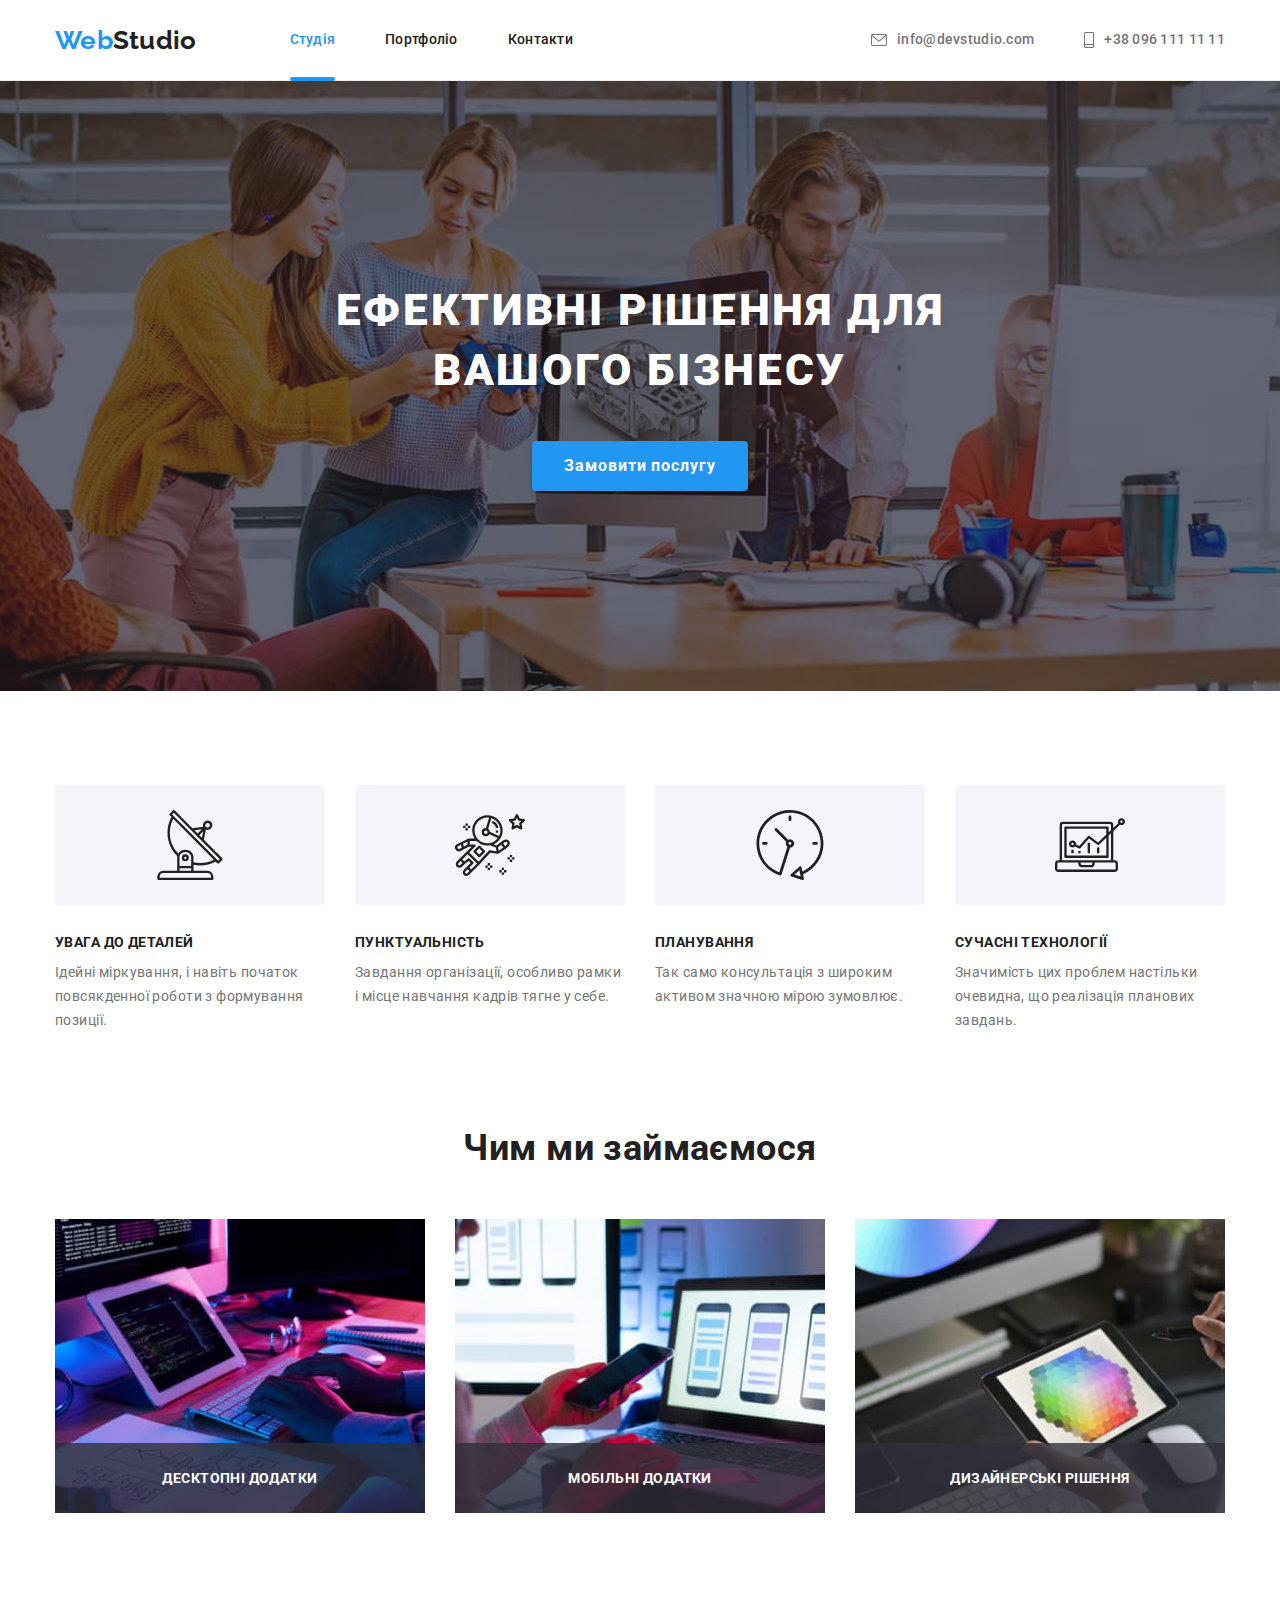
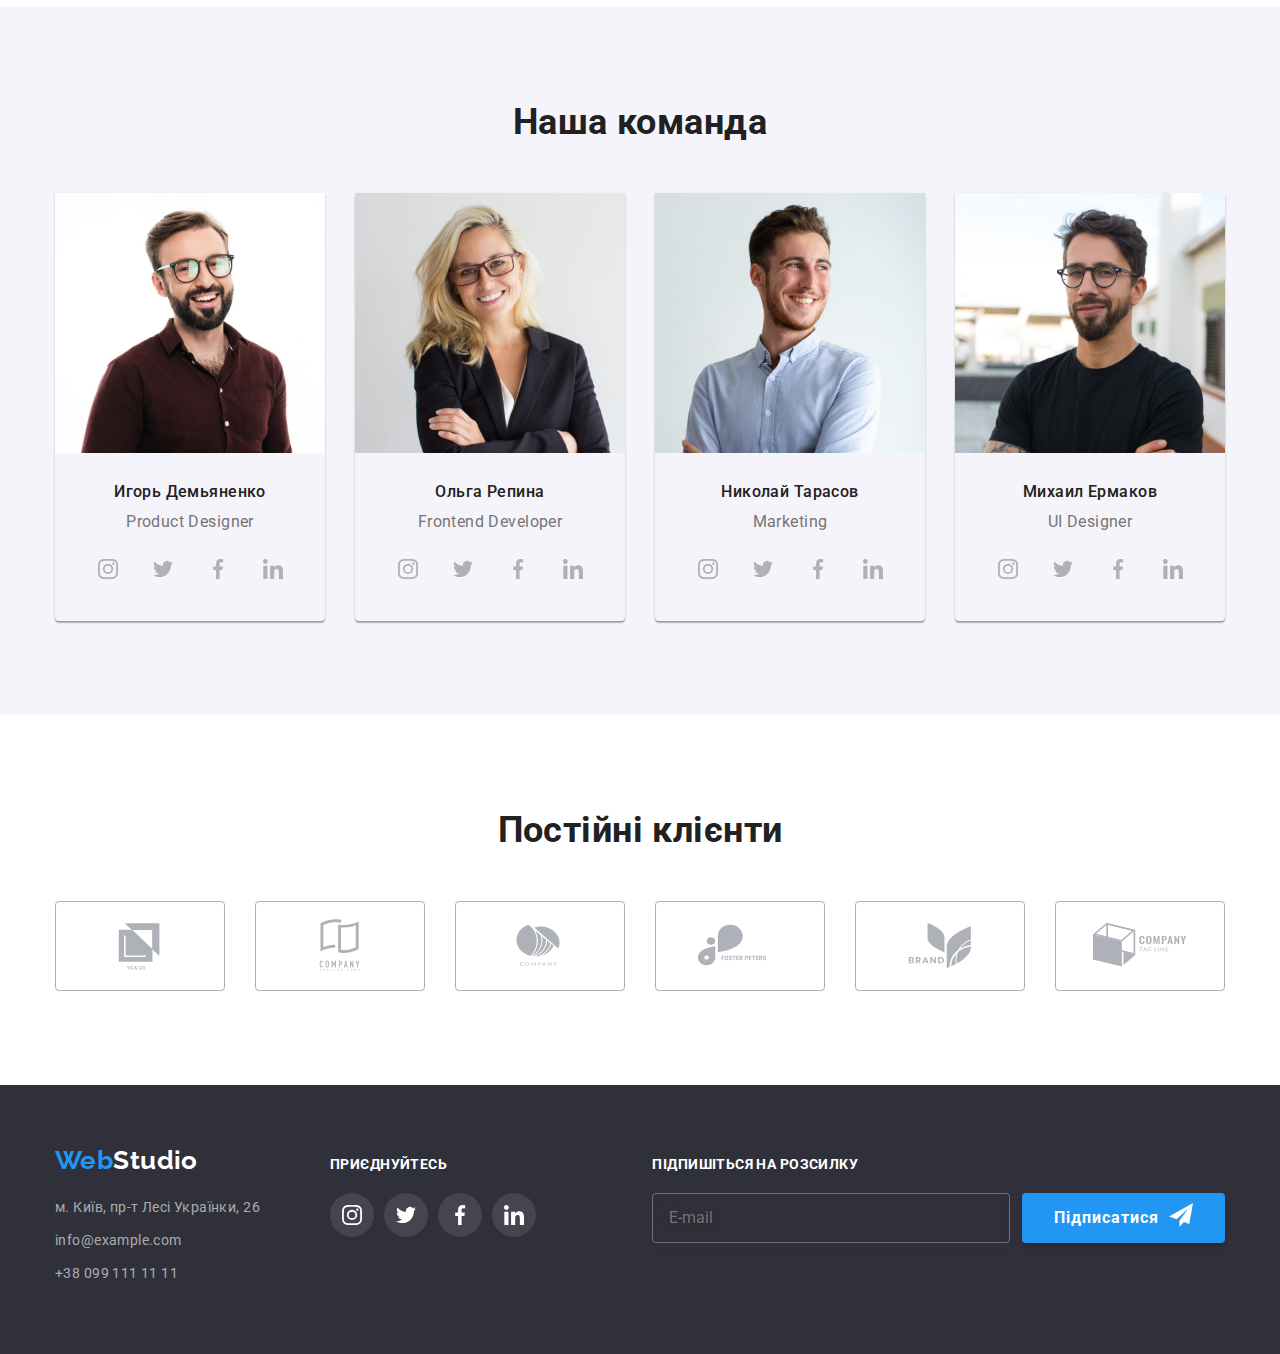
<file: index.html>
<!DOCTYPE html>
<html lang="ru">
  <head>
    <meta charset="UTF-8" />
    <meta http-equiv="X-UA-Compatible" content="IE=edge" />
    <meta name="viewport" content="width=device-width, initial-scale=1.0" />
    <link
      href="https://fonts.googleapis.com/css2?family=Raleway:wght@700&family=Roboto:wght@400;500;700;900&display=swap"
      rel="stylesheet"
    />
    <link
      rel="stylesheet"
      href="https://cdnjs.cloudflare.com/ajax/libs/modern-normalize/1.1.0/modern-normalize.min.css"
    />
    <!-- <link rel="stylesheet" href="./css/styles.css" /> -->
    <link rel="stylesheet" href="./css/main.min.css" />
    <title>Студія</title>
  </head>
  <body>
    <header class="header">
      <nav class="container main-nav">
        <a class="logo" href="./index.html">Web<span class="logo--black">Studio</span></a>
        <ul class="main-nav__list list">
          <li class="main-nav__item">
            <a class="link main-nav__link main-nav__link--active" href="./index.html">Студія</a>
          </li>
          <li class="main-nav__item">
            <a class="link main-nav__link" href="./portfolio.html">Портфоліо</a>
          </li>
          <li class="main-nav__item"><a class="link main-nav__link" href="#">Контакти</a></li>
        </ul>
        <ul class="main-nav__list list">
          <li class="main-nav__item">
            <a class="link main-nav__link main-nav__link--cgrey" href="mailto:info@devstudio.com">
              <svg class="main-nav__svg" width="16" height="12">
                <use href="./images/icons.svg#icon-envelope"></use>
              </svg>
              <span>info@devstudio.com</span></a
            >
          </li>
          <li class="main-nav__item">
            <a class="link main-nav__link main-nav__link--cgrey" href="tel:+380961111111">
              <svg class="main-nav__svg" width="10" height="16">
                <use href="./images/icons.svg#icon-smartphone"></use>
              </svg>
              <span>+38 096 111 11 11</span></a
            >
          </li>
        </ul>
      </nav>
    </header>
    <main>
      <section class="section hero">
        <div class="container">
          <h1 class="hero__title">Ефективні рішення для вашого бізнесу</h1>
          <!-- <a href="#">Заказать услугу</a> -->
          <button class="hero__btn btn" type="button" data-modal-open>Замовити послугу</button>
          <!-- <input type="button" value="Заказать услугу" /> -->
        </div>
      </section>
      <section class="section site-about">
        <div class="container">
          <!-- Этот заголовок будет потом не видимым -->
          <h2 class="section__title visually-hidden">Наши лучшие качества</h2>
          <ul class="card-set list">
            <li class="card-set__item site-about__item">
              <div class="site-about__svg">
                <svg width="70" height="70">
                  <use href="./images/icons.svg#icon-antenna"></use>
                </svg>
              </div>
              <h3 class="site-about__subtitle">УВАГА ДО ДЕТАЛЕЙ</h3>
              <p class="site-about__text">
                Ідейні міркування, і навіть початок повсякденної роботи з формування позиції.
              </p>
            </li>

            <li class="card-set__item site-about__item">
              <div class="site-about__svg">
                <svg width="70" height="70">
                  <use href="./images/icons.svg#icon-astronaut"></use>
                </svg>
              </div>
              <h3 class="site-about__subtitle">ПУНКТУАЛЬНІСТЬ</h3>
              <p class="site-about__text">
                Завдання організації, особливо рамки і місце навчання кадрів тягне у себе.
              </p>
            </li>

            <li class="card-set__item site-about__item">
              <div class="site-about__svg">
                <svg width="70" height="70">
                  <use href="./images/icons.svg#icon-clock"></use>
                </svg>
              </div>
              <h3 class="site-about__subtitle">ПЛАНУВАННЯ</h3>
              <p class="site-about__text">
                Так само консультація з широким активом значною мірою зумовлює.
              </p>
            </li>

            <li class="card-set__item site-about__item">
              <div class="site-about__svg">
                <svg width="70" height="70">
                  <use href="./images/icons.svg#icon-diagram"></use>
                </svg>
              </div>
              <h3 class="site-about__subtitle">СУЧАСНІ ТЕХНОЛОГІЇ</h3>
              <p class="site-about__text">
                Значимість цих проблем настільки очевидна, що реалізація планових завдань.
              </p>
            </li>
          </ul>
        </div>
      </section>
      <section class="section site-work">
        <div class="container">
          <h2 class="section__title">Чим ми займаємося</h2>
          <ul class="card-set list">
            <li class="card-set__item site-work__item">
              <img
                src="./images/ourbuisness/aboutus1.jpg"
                alt="Пишем качественный код"
                width="370"
              />
              <h3 class="site-work__block">Десктопні додатки</h3>
            </li>
            <li class="card-set__item site-work__item">
              <img
                src="./images/ourbuisness/aboutus3.jpg"
                alt="Делаем адаптивную верстку"
                width="370"
              />
              <h3 class="site-work__block">Мобільні додатки</h3>
            </li>
            <li class="card-set__item site-work__item">
              <img src="./images/ourbuisness/aboutus2.jpg" alt="Нарисуем логотип" width="370" />
              <h3 class="site-work__block">Дизайнерські рішення</h3>
            </li>
          </ul>
        </div>
      </section>
      <section class="section site-command">
        <div class="container">
          <h2 class="section__title">Наша команда</h2>
          <ul class="card-set list">
            <li class="card-set__item site-command__item">
              <img src="./images/ourcomand/people4.jpg" alt="Product Designer" width="270" />
              <div class="site-command__body">
                <h3 class="site-command__name">Игорь Демьяненко</h3>
                <p class="site-command__text">Product Designer</p>
                <ul class="list card-set-ico">
                  <li>
                    <a
                      class="card-set-ico__item"
                      href="#"
                      target="_blank"
                      rel="noreferrer noopener"
                      aria-label="Посилання на Інстаграм"
                    >
                      <svg width="20" height="20">
                        <use href="./images/icons.svg#icon-instagram" />
                      </svg>
                    </a>
                  </li>
                  <li>
                    <a
                      class="card-set-ico__item"
                      href="#"
                      target="_blank"
                      rel="noreferrer noopener"
                      aria-label="Посилання на Твітер"
                    >
                      <svg width="20" height="20">
                        <use href="./images/icons.svg#icon-twitter" />
                      </svg>
                    </a>
                  </li>
                  <li>
                    <a
                      class="card-set-ico__item"
                      href="#"
                      target="_blank"
                      rel="noreferrer noopener"
                      aria-label="Посилання на фейсбук"
                    >
                      <svg width="20" height="20">
                        <use href="./images/icons.svg#icon-facebook" />
                      </svg>
                    </a>
                  </li>
                  <li>
                    <a
                      class="card-set-ico__item"
                      href="#"
                      target="_blank"
                      rel="noreferrer noopener"
                      aria-label="Посилання на Лінкедін"
                    >
                      <svg width="20" height="20">
                        <use href="./images/icons.svg#icon-linkedin" />
                      </svg>
                    </a>
                  </li>
                </ul>
              </div>
            </li>
            <li class="card-set__item site-command__item">
              <img src="./images/ourcomand/people1.jpg" alt="Frontend Developer" width="270" />
              <div class="site-command__body">
                <h3 class="site-command__name">Ольга Репина</h3>
                <p class="site-command__text">Frontend Developer</p>
                <ul class="list card-set-ico">
                  <li>
                    <a
                      class="card-set-ico__item"
                      href="#"
                      target="_blank"
                      rel="noreferrer noopener"
                      aria-label="Посилання на Інстаграм"
                    >
                      <svg width="20" height="20">
                        <use href="./images/icons.svg#icon-instagram" />
                      </svg>
                    </a>
                  </li>
                  <li>
                    <a
                      class="card-set-ico__item"
                      href="#"
                      target="_blank"
                      rel="noreferrer noopener"
                      aria-label="Посилання на Твітер"
                    >
                      <svg width="20" height="20">
                        <use href="./images/icons.svg#icon-twitter" />
                      </svg>
                    </a>
                  </li>
                  <li>
                    <a
                      class="card-set-ico__item"
                      href="#"
                      target="_blank"
                      rel="noreferrer noopener"
                      aria-label="Посилання на фейсбук"
                    >
                      <svg width="20" height="20">
                        <use href="./images/icons.svg#icon-facebook" />
                      </svg>
                    </a>
                  </li>
                  <li>
                    <a
                      class="card-set-ico__item"
                      href="#"
                      target="_blank"
                      rel="noreferrer noopener"
                      aria-label="Посилання на Лінкедін"
                    >
                      <svg width="20" height="20">
                        <use href="./images/icons.svg#icon-linkedin" />
                      </svg>
                    </a>
                  </li>
                </ul>
              </div>
            </li>
            <li class="card-set__item site-command__item">
              <img src="./images/ourcomand/people2.jpg" alt="Marketing" width="270" />
              <div class="site-command__body">
                <h3 class="site-command__name">Николай Тарасов</h3>
                <p class="site-command__text">Marketing</p>
                <ul class="list card-set-ico">
                  <li>
                    <a
                      class="card-set-ico__item"
                      href="#"
                      target="_blank"
                      rel="noreferrer noopener"
                      aria-label="Посилання на Інстаграм"
                    >
                      <svg width="20" height="20">
                        <use href="./images/icons.svg#icon-instagram" />
                      </svg>
                    </a>
                  </li>
                  <li>
                    <a
                      class="card-set-ico__item"
                      href="#"
                      target="_blank"
                      rel="noreferrer noopener"
                      aria-label="Посилання на Твітер"
                    >
                      <svg width="20" height="20">
                        <use href="./images/icons.svg#icon-twitter" />
                      </svg>
                    </a>
                  </li>
                  <li>
                    <a
                      class="card-set-ico__item"
                      href="#"
                      target="_blank"
                      rel="noreferrer noopener"
                      aria-label="Посилання на фейсбук"
                    >
                      <svg width="20" height="20">
                        <use href="./images/icons.svg#icon-facebook" />
                      </svg>
                    </a>
                  </li>
                  <li>
                    <a
                      class="card-set-ico__item"
                      href="#"
                      target="_blank"
                      rel="noreferrer noopener"
                      aria-label="Посилання на Лінкедін"
                    >
                      <svg width="20" height="20">
                        <use href="./images/icons.svg#icon-linkedin" />
                      </svg>
                    </a>
                  </li>
                </ul>
              </div>
            </li>
            <li class="card-set__item site-command__item">
              <img src="./images/ourcomand/people3.jpg" alt="UI Designer" width="270" />
              <div class="site-command__body">
                <h3 class="site-command__name">Михаил Ермаков</h3>
                <p class="site-command__text">UI Designer</p>
                <ul class="list card-set-ico">
                  <li>
                    <a
                      class="card-set-ico__item"
                      href="#"
                      target="_blank"
                      rel="noreferrer noopener"
                      aria-label="Посилання на Інстаграм"
                    >
                      <svg width="20" height="20">
                        <use href="./images/icons.svg#icon-instagram" />
                      </svg>
                    </a>
                  </li>
                  <li>
                    <a
                      class="card-set-ico__item"
                      href="#"
                      target="_blank"
                      rel="noreferrer noopener"
                      aria-label="Посилання на Твітер"
                    >
                      <svg width="20" height="20">
                        <use href="./images/icons.svg#icon-twitter" />
                      </svg>
                    </a>
                  </li>
                  <li>
                    <a
                      class="card-set-ico__item"
                      href="#"
                      target="_blank"
                      rel="noreferrer noopener"
                      aria-label="Посилання на фейсбук"
                    >
                      <svg width="20" height="20">
                        <use href="./images/icons.svg#icon-facebook" />
                      </svg>
                    </a>
                  </li>
                  <li>
                    <a
                      class="card-set-ico__item"
                      href="#"
                      target="_blank"
                      rel="noreferrer noopener"
                      aria-label="Посилання на Лінкедін"
                    >
                      <svg width="20" height="20">
                        <use href="./images/icons.svg#icon-linkedin" />
                      </svg>
                    </a>
                  </li>
                </ul>
              </div>
            </li>
          </ul>
        </div>
      </section>
      <section class="section site-clients">
        <div class="container">
          <h2 class="section__title">Постійні клієнти</h2>
          <ul class="list card-set">
            <li class="card-set__item site-clients__item">
              <a
                class="site-clients__link"
                href="#"
                target="_blank"
                rel="noreferrer noopener"
                aria-label="Посилання на компанію номер 1"
              >
                <svg class="site-clients__svg" width="106" height="60">
                  <use href="./images/icons.svg#icon-comp1"></use>
                </svg>
              </a>
            </li>
            <li class="card-set__item site-clients__item">
              <a
                class="site-clients__link"
                href="#"
                target="_blank"
                rel="noreferrer noopener"
                aria-label="Посилання на компанію номер 2"
              >
                <svg class="site-clients__svg" width="106" height="60">
                  <use href="./images/icons.svg#icon-comp2"></use>
                </svg>
              </a>
            </li>
            <li class="card-set__item site-clients__item">
              <a
                class="site-clients__link"
                href="#"
                target="_blank"
                rel="noreferrer noopener"
                aria-label="Посилання на компанію номер 3"
              >
                <svg class="site-clients__svg" width="106" height="60">
                  <use href="./images/icons.svg#icon-comp3"></use>
                </svg>
              </a>
            </li>
            <li class="card-set__item site-clients__item">
              <a
                class="site-clients__link"
                href="#"
                target="_blank"
                rel="noreferrer noopener"
                aria-label="Посилання на компанію номер 4"
              >
                <svg class="site-clients__svg" width="106" height="60">
                  <use href="./images/icons.svg#icon-comp4"></use>
                </svg>
              </a>
            </li>
            <li class="card-set__item site-clients__item">
              <a
                class="site-clients__link"
                href="#"
                target="_blank"
                rel="noreferrer noopener"
                aria-label="Посилання на компанію номер 5"
              >
                <svg class="site-clients__svg" width="106" height="60">
                  <use href="./images/icons.svg#icon-comp5"></use>
                </svg>
              </a>
            </li>
            <li class="card-set__item site-clients__item">
              <a
                class="site-clients__link"
                href="#"
                target="_blank"
                rel="noreferrer noopener"
                aria-label="Посилання на компанію номер 6"
              >
                <svg class="site-clients__svg" width="106" height="60">
                  <use href="./images/icons.svg#icon-comp6" />
                </svg>
              </a>
            </li>
          </ul>
        </div>
      </section>
    </main>
    <footer class="footer">
      <div class="container footer_card-set">
        <div class="footer__card-item">
          <a class="logo footer__logo" href="#">Web<span class="logo--white">Studio</span></a>
          <address class="contact">
            <ul class="list">
              <li class="contact__item">
                <a
                  class="contact__link link"
                  href="https://goo.gl/maps/ytw7tUdtrMJyWJkt6"
                  target="_blank"
                  rel="noreferrer noopener"
                  >м. Київ, пр-т Лесі Українки, 26</a
                >
              </li>
              <li class="contact__item">
                <a class="contact__link link" href="mailto:info@example.com">info@example.com</a>
              </li>
              <li class="contact__item">
                <a class="contact__link link" href="tel:+380991111111">+38 099 111 11 11</a>
              </li>
            </ul>
          </address>
        </div>
        <div class="footer__card-item">
          <h3 class="footer__subtitle">приєднуйтесь</h3>
          <ul class="list card-set-ico">
            <li>
              <a
                class="card-set-ico__item card-set-ico__item--footer"
                href="#"
                aria-label="Посилання на Інстаграм"
              >
                <svg width="20" height="20">
                  <use href="./images/icons.svg#icon-instagram" />
                </svg>
              </a>
            </li>
            <li>
              <a
                class="card-set-ico__item card-set-ico__item--footer"
                href="#"
                aria-label="Посилання на Твітер"
              >
                <svg width="20" height="20">
                  <use href="./images/icons.svg#icon-twitter" />
                </svg>
              </a>
            </li>
            <li>
              <a
                class="card-set-ico__item card-set-ico__item--footer"
                href="#"
                aria-label="Посилання на Фейсбук"
              >
                <svg width="20" height="20">
                  <use href="./images/icons.svg#icon-facebook" />
                </svg>
              </a>
            </li>
            <li>
              <a
                class="card-set-ico__item card-set-ico__item--footer"
                href="#"
                aria-label="Посилання на Лінкедін"
              >
                <svg width="20" height="20">
                  <use href="./images/icons.svg#icon-linkedin" />
                </svg>
              </a>
            </li>
          </ul>
        </div>
        <div class="footer__card-item">
          <h3 class="footer__subtitle">Підпишіться на розсилку</h3>
          <form class="form-mailing" autocomplete="off">
            <input
              class="form-mailing__input"
              type="email"
              name="mail"
              id="email-footer"
              placeholder="E-mail"
              required
            />
            <button class="btn" type="submit">
              <span class="btn__icon">Підписатися</span>
              <svg width="24" height="24">
                <use href="./images/icons.svg#icon-send" />
              </svg>
            </button>
          </form>
        </div>
      </div>
    </footer>

    <!-- Modal window -->
    <div class="backdrop is-hidden" data-modal>
      <div class="modal">
        <button class="btn-close" data-modal-close>
          <svg class="btn-close__icon" width="14" height="14">
            <use href="./images/icons.svg#icon-close"></use>
          </svg>
        </button>
        <form class="form-feedback" autocomplete="off">
          <strong class="form-feedback__title">Залиште свої дані, ми вам передзвонимо</strong>
          <div class="form-feedback__field">
            <label class="form-feedback__label" for="name">Ім'я</label>
            <div class="form-feedback__block">
              <input class="form-feedback__input" type="text" name="name" id="name" required />
              <span class="form-feedback__icon">
                <svg width="18" height="18">
                  <use href="./images/icons.svg#icon-person" />
                </svg>
              </span>
            </div>
          </div>
          <div class="form-feedback__field">
            <label class="form-feedback__label" for="phone">Телефон</label>
            <div class="form-feedback__block">
              <input class="form-feedback__input" type="tel" name="phone" id="phone" required />
              <span class="form-feedback__icon">
                <svg width="18" height="18">
                  <use href="./images/icons.svg#icon-phone" />
                </svg>
              </span>
            </div>
          </div>
          <div class="form-feedback__field">
            <label class="form-feedback__label" for="email">Пошта</label>
            <div class="form-feedback__block">
              <input class="form-feedback__input" type="email" name="email" id="email" required />
              <span class="form-feedback__icon">
                <svg width="18" height="18">
                  <use href="./images/icons.svg#icon-email" />
                </svg>
              </span>
            </div>
          </div>
          <div class="form-feedback__field form-feedback__field--mb20">
            <label class="form-feedback__label" for="comment">Коментар</label>
            <textarea
              class="form-feedback__textarea"
              name="feedback"
              rows="7"
              id="comment"
              placeholder="Введіть текст"
            ></textarea>
          </div>
          <label class="custom-checkbox">
            <input class="custom-checkbox_input" type="checkbox" name="license" value="license" />
            <span class="custom-checkbox__icon"></span>
            <span
              >Погоджуюся з розсилкою та приймаю
              <a class="custom-checkbox__link" target="_blank" href="#">Умови договору</a></span
            >
          </label>
          <button class="btn form-feedback__btn" type="submit">Відправити</button>
        </form>
      </div>
    </div>
    <!-- Modal window end -->

    <script src="./js/modal.js"></script>
  </body>
</html>
</file>
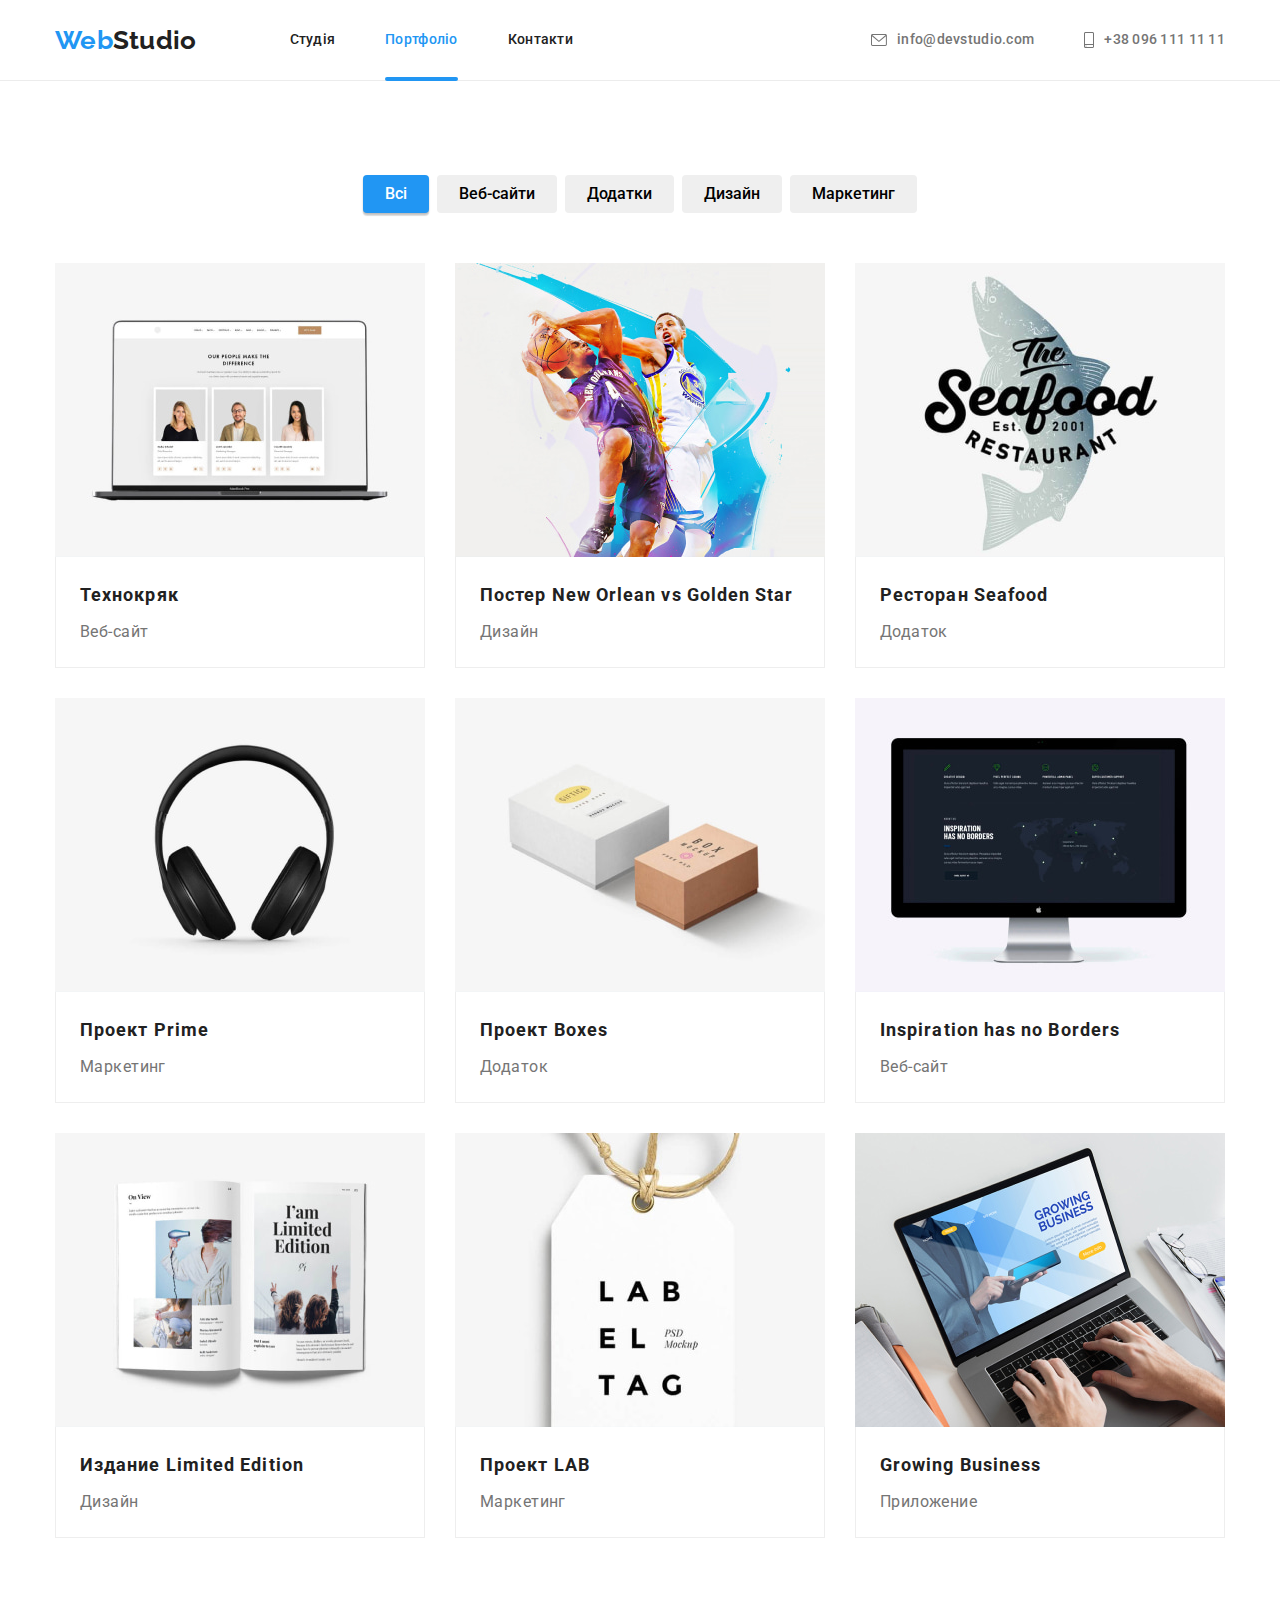
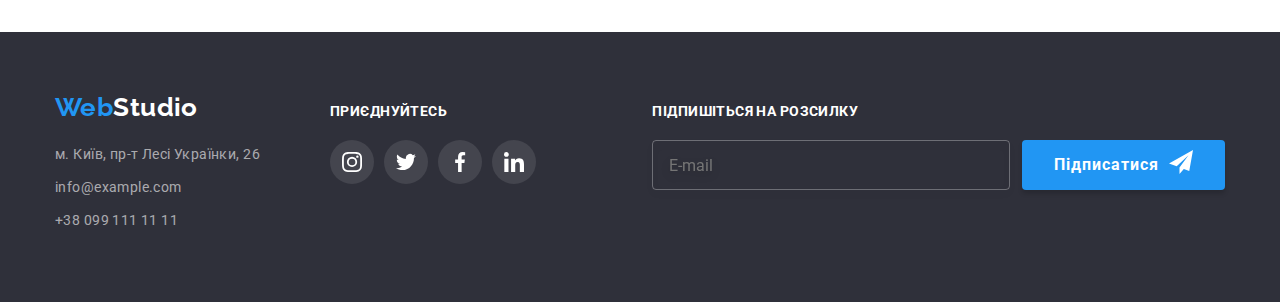
<file: portfolio.html>
<!DOCTYPE html>
<html lang="ru">
  <head>
    <meta charset="UTF-8" />
    <meta http-equiv="X-UA-Compatible" content="IE=edge" />
    <meta name="viewport" content="width=device-width, initial-scale=1.0" />
    <!-- <link rel="preconnect" href="https://fonts.googleapis.com" />
    <link rel="preconnect" href="https://fonts.gstatic.com" crossorigin /> -->
    <link
      href="https://fonts.googleapis.com/css2?family=Raleway:wght@700&family=Roboto:wght@400;500;700;900&display=swap"
      rel="stylesheet"
    />
    <link
      rel="stylesheet"
      href="https://cdnjs.cloudflare.com/ajax/libs/modern-normalize/1.1.0/modern-normalize.min.css"
    />
    <!-- <link rel="stylesheet" href="./css/styles.css" /> -->
    <link rel="stylesheet" href="./css/main.min.css" />
    <title>Портфоліо</title>
  </head>
  <body>
    <header class="header">
      <nav class="container main-nav">
        <a class="logo" href="./index.html">Web<span class="logo--black">Studio</span></a>
        <ul class="main-nav__list list">
          <li class="main-nav__item">
            <a class="link main-nav__link" href="./index.html">Студія</a>
          </li>
          <li class="main-nav__item">
            <a class="link main-nav__link main-nav__link--active" href="./portfolio.html"
              >Портфоліо</a
            >
          </li>
          <li class="main-nav__item"><a class="link main-nav__link" href="#">Контакти</a></li>
        </ul>
        <ul class="main-nav__list list">
          <li class="main-nav__item">
            <a class="link main-nav__link main-nav__link--cgrey" href="mailto:info@devstudio.com">
              <svg class="main-nav__svg" width="16" height="12">
                <use href="./images/icons.svg#icon-envelope"></use>
              </svg>
              <span>info@devstudio.com</span></a
            >
          </li>
          <li class="main-nav__item">
            <a class="link main-nav__link main-nav__link--cgrey" href="tel:+380961111111">
              <svg class="main-nav__svg" width="10" height="16">
                <use href="./images/icons.svg#icon-smartphone"></use>
              </svg>
              <span>+38 096 111 11 11</span></a
            >
          </li>
        </ul>
      </nav>
    </header>
    <main>
      <section class="section porfolio-work">
        <div class="container">
          <!-- Невыдимый заголовок этой секции -->
          <h1 class="porfolio-work__title visually-hidden">Все нааши работы</h1>
          <ul class="filter list">
            <li class="filter__item">
              <button class="filter__button filter__button--active" type="button">Всі</button>
            </li>
            <li class="filter__item">
              <button class="filter__button" type="button">Веб-сайти</button>
            </li>
            <li class="filter__item">
              <button class="filter__button" type="button">Додатки</button>
            </li>
            <li class="filter__item">
              <button class="filter__button" type="button">Дизайн</button>
            </li>
            <li class="filter__item">
              <button class="filter__button" type="button">Маркетинг</button>
            </li>
          </ul>
          <ul class="card-set list">
            <li class="card-set__item porfolio-work__item">
              <a class="link porfolio-work__link" href="#">
                <div class="porfolio-work__thumb">
                  <img src="./images/portfolio/portf_1.jpg" width="370" alt="Технокряк" />
                  <div class="porfolio-work__overlay">
                    <p>
                      Ресурс пропонує комплексні пропозиції з різним рівнем функціоналу та сервісів.
                      Все це дозволить відвідувачу отримати вичерпні відомості про компанію чи
                      приватну особу.
                    </p>
                  </div>
                </div>
                <div class="porfolio-work__block">
                  <h2 class="porfolio-work__title">Технокряк</h2>
                  <p class="porfolio-work__text">Веб-сайт</p>
                </div>
              </a>
            </li>
            <li class="card-set__item porfolio-work__item">
              <a class="link porfolio-work__link" href="#">
                <div class="porfolio-work__thumb">
                  <img
                    src="./images/portfolio/portf_2.jpg"
                    width="370"
                    alt="Постер New Orlean vs Golden Star"
                  />
                  <div class="porfolio-work__overlay">
                    <p>
                      Ресурс пропонує комплексні пропозиції з різним рівнем функціоналу та сервісів.
                      Все це дозволить відвідувачу отримати вичерпні відомості про компанію чи
                      приватну особу.
                    </p>
                  </div>
                </div>
                <div class="porfolio-work__block">
                  <h2 class="porfolio-work__title">Постер New Orlean vs Golden Star</h2>
                  <p class="porfolio-work__text">Дизайн</p>
                </div>
              </a>
            </li>
            <li class="card-set__item porfolio-work__item">
              <a class="link porfolio-work__link" href="#">
                <div class="porfolio-work__thumb">
                  <img src="./images/portfolio/portf_3.jpg" width="370" alt="Ресторан Seafood" />
                  <div class="porfolio-work__overlay">
                    <p>
                      Ресурс пропонує комплексні пропозиції з різним рівнем функціоналу та сервісів.
                      Все це дозволить відвідувачу отримати вичерпні відомості про компанію чи
                      приватну особу.
                    </p>
                  </div>
                </div>

                <div class="porfolio-work__block">
                  <h2 class="porfolio-work__title">Ресторан Seafood</h2>
                  <p class="porfolio-work__text">Додаток</p>
                </div>
              </a>
            </li>
            <li class="card-set__item porfolio-work__item">
              <a class="link porfolio-work__link" href="#">
                <div class="porfolio-work__thumb">
                  <img src="./images/portfolio/portf_4.jpg" width="370" alt="Проект Prime" />
                  <div class="porfolio-work__overlay">
                    <p>
                      Ресурс пропонує комплексні пропозиції з різним рівнем функціоналу та сервісів.
                      Все це дозволить відвідувачу отримати вичерпні відомості про компанію чи
                      приватну особу.
                    </p>
                  </div>
                </div>

                <div class="porfolio-work__block">
                  <h2 class="porfolio-work__title">Проект Prime</h2>
                  <p class="porfolio-work__text">Маркетинг</p>
                </div>
              </a>
            </li>
            <li class="card-set__item porfolio-work__item">
              <a class="link porfolio-work__link" href="#">
                <div class="porfolio-work__thumb">
                  <img src="./images/portfolio/portf_5.jpg" width="370" alt="Проект Boxes" />
                  <div class="porfolio-work__overlay">
                    <p>
                      Ресурс пропонує комплексні пропозиції з різним рівнем функціоналу та сервісів.
                      Все це дозволить відвідувачу отримати вичерпні відомості про компанію чи
                      приватну особу.
                    </p>
                  </div>
                </div>

                <div class="porfolio-work__block">
                  <h2 class="porfolio-work__title">Проект Boxes</h2>
                  <p class="porfolio-work__text">Додаток</p>
                </div>
              </a>
            </li>
            <li class="card-set__item porfolio-work__item">
              <a class="link porfolio-work__link" href="#">
                <div class="porfolio-work__thumb">
                  <img
                    src="./images/portfolio/portf_6.jpg"
                    width="370"
                    alt="Inspiration has no Borders"
                  />
                  <div class="porfolio-work__overlay">
                    <p>
                      Ресурс пропонує комплексні пропозиції з різним рівнем функціоналу та сервісів.
                      Все це дозволить відвідувачу отримати вичерпні відомості про компанію чи
                      приватну особу.
                    </p>
                  </div>
                </div>

                <div class="porfolio-work__block">
                  <h2 class="porfolio-work__title">Inspiration has no Borders</h2>
                  <p class="porfolio-work__text">Веб-сайт</p>
                </div>
              </a>
            </li>
            <li class="card-set__item porfolio-work__item">
              <a class="link porfolio-work__link" href="#">
                <div class="porfolio-work__thumb">
                  <img
                    src="./images/portfolio/portf_7.jpg"
                    width="370"
                    alt="Издание Limited Edition"
                  />
                  <div class="porfolio-work__overlay">
                    <p>
                      Ресурс пропонує комплексні пропозиції з різним рівнем функціоналу та сервісів.
                      Все це дозволить відвідувачу отримати вичерпні відомості про компанію чи
                      приватну особу.
                    </p>
                  </div>
                </div>

                <div class="porfolio-work__block">
                  <h2 class="porfolio-work__title">Издание Limited Edition</h2>
                  <p class="porfolio-work__text">Дизайн</p>
                </div>
              </a>
            </li>
            <li class="card-set__item porfolio-work__item">
              <a class="link porfolio-work__link" href="#">
                <div class="porfolio-work__thumb">
                  <img src="./images/portfolio/portf_8.jpg" width="370" alt="Проект LAB" />
                  <div class="porfolio-work__overlay">
                    <p>
                      Ресурс пропонує комплексні пропозиції з різним рівнем функціоналу та сервісів.
                      Все це дозволить відвідувачу отримати вичерпні відомості про компанію чи
                      приватну особу.
                    </p>
                  </div>
                </div>

                <div class="porfolio-work__block">
                  <h2 class="porfolio-work__title">Проект LAB</h2>
                  <p class="porfolio-work__text">Маркетинг</p>
                </div>
              </a>
            </li>
            <li class="card-set__item porfolio-work__item">
              <a class="link porfolio-work__link" href="#">
                <div class="porfolio-work__thumb">
                  <img src="./images/portfolio/portf_9.jpg" width="370" alt="Growing Business" />
                  <div class="porfolio-work__overlay">
                    <p>
                      Ресурс пропонує комплексні пропозиції з різним рівнем функціоналу та сервісів.
                      Все це дозволить відвідувачу отримати вичерпні відомості про компанію чи
                      приватну особу.
                    </p>
                  </div>
                </div>

                <div class="porfolio-work__block">
                  <h2 class="porfolio-work__title">Growing Business</h2>
                  <p class="porfolio-work__text">Приложение</p>
                </div>
              </a>
            </li>
          </ul>
        </div>
      </section>
    </main>
    <footer class="footer">
      <div class="container footer_card-set">
        <div class="footer__card-item">
          <a class="logo footer__logo" href="#">Web<span class="logo--white">Studio</span></a>
          <address class="contact">
            <ul class="list">
              <li class="contact__item">
                <a
                  class="contact__link link"
                  href="https://goo.gl/maps/ytw7tUdtrMJyWJkt6"
                  target="_blank"
                  rel="noreferrer noopener"
                  >м. Київ, пр-т Лесі Українки, 26</a
                >
              </li>
              <li class="contact__item">
                <a class="contact__link link" href="mailto:info@example.com">info@example.com</a>
              </li>
              <li class="contact__item">
                <a class="contact__link link" href="tel:+380991111111">+38 099 111 11 11</a>
              </li>
            </ul>
          </address>
        </div>
        <div class="footer__card-item">
          <h3 class="footer__subtitle">приєднуйтесь</h3>
          <ul class="list card-set-ico">
            <li>
              <a
                class="card-set-ico__item card-set-ico__item--footer"
                href="#"
                aria-label="Посилання на Інстаграм"
              >
                <svg width="20" height="20">
                  <use href="./images/icons.svg#icon-instagram" />
                </svg>
              </a>
            </li>
            <li>
              <a
                class="card-set-ico__item card-set-ico__item--footer"
                href="#"
                aria-label="Посилання на Твітер"
              >
                <svg width="20" height="20">
                  <use href="./images/icons.svg#icon-twitter" />
                </svg>
              </a>
            </li>
            <li>
              <a
                class="card-set-ico__item card-set-ico__item--footer"
                href="#"
                aria-label="Посилання на Фейсбук"
              >
                <svg width="20" height="20">
                  <use href="./images/icons.svg#icon-facebook" />
                </svg>
              </a>
            </li>
            <li>
              <a
                class="card-set-ico__item card-set-ico__item--footer"
                href="#"
                aria-label="Посилання на Лінкедін"
              >
                <svg width="20" height="20">
                  <use href="./images/icons.svg#icon-linkedin" />
                </svg>
              </a>
            </li>
          </ul>
        </div>
        <div class="footer__card-item">
          <h3 class="footer__subtitle">Підпишіться на розсилку</h3>
          <form class="form-mailing" autocomplete="off">
            <input
              class="form-mailing__input"
              type="email"
              name="mail"
              id="email-footer"
              placeholder="E-mail"
              required
            />
            <button class="btn" type="submit">
              <span class="btn__icon">Підписатися</span>
              <svg width="24" height="24">
                <use href="./images/icons.svg#icon-send" />
              </svg>
            </button>
          </form>
        </div>
      </div>
    </footer>
    <script src="./js/modal.js"></script>
  </body>
</html>
</file>
<file: css/styles.css>
/* 
bg-color-primary #2196F3 - голубой цвет фона
color-bg-secondary #F5F4FA  - серый цвет фона
color-text-primary #757575  - основной цвет фона
color-black #212121 - название кнопок и заголовков
text-color-activ #2196F3 - активный текст
 */

/* Стили ко всему документу */
:root {
  --color-blue: #2196f3;
  --color-bg-secondary: #f5f4fa;
  --color-white: #ffffff;
  --color-black: #212121;
  --color-text-primary: #757575;
  --color-ico: #AFB1B8;
  --color-border: #EEEEEE;
  --color-header-border: #ECECEC;
  --color-baner: #2f303a;
  --color-btn-hover: #188CE8;

  --timing-function: cubic-bezier(0.4, 0, 0.2, 1);

  

  /* Flex margin */
  --set-margin: 30px;
  --set-margin-ico: 10px;
  
}

/* Загальні стилі для всього документа */
html{
  box-sizing: border-box;
}
body{
  color: var(--color-text-primary);
  font-family: "Roboto", sans-serif;
  letter-spacing: 0.03em;
  font-size: 14px;
  line-height: 1.71;
}
.no-scroll{
  overflow: hidden;
}
h1, h2, h3, h4, h5, h6, p, ul {
  margin: 0px;
  padding: 0px;
}
img{
  display: block;
  max-width: 100%;
  height: auto;
}
.container{
  width: 1200px;
  padding-left: 15px;
  padding-right: 15px;
  margin-left: auto;
  margin-right: auto;
}
.list{
  list-style-type: none;
}
.link{
  text-decoration: none;
  color: currentColor;
}
.section{
  padding: 94px 0px;
}


.section__title{
  margin-top: 0px;
  margin-bottom: 50px;
  color: var(--color-black);
  font-weight: 700;
  font-size: 36px;
  line-height: 1.17;
  text-align: center;
}

.visually-hidden {
  position: absolute;
  width: 1px;
  height: 1px;
  margin: -1px;
  border: 0;
  padding: 0;
  white-space: nowrap;
  clip-path: inset(100%);
  clip: rect(0 0 0 0);
  overflow: hidden;
}

/* Flex start */
.card-set {
  display: flex;
  flex-wrap: wrap;
  margin-left: calc(-1 * var(--set-margin));
  margin-top: calc(-1 * var(--set-margin));
}

.card-item {
  margin-left: var(--set-margin);
  margin-top: var(--set-margin);
}

.pos-center {
  display: block;
  margin: 0 auto;
}
/* Flex end */


/* END Загальні стилі для всього документа */

/* Стилі для логотипа */
.logo{
  color: var(--color-blue);
  text-decoration: none;
  font-family: "Raleway", sans-serif;
  font-weight: 700;
  font-size: 26px;
  line-height: 1.19;
}
.logo--black{
  color: var(--color-black);
}
/* END Стилі для логотипа*/



/* Стилі nav */
.header{
  font-weight: 500;
  line-height: 1.14;
  letter-spacing: 0.02em;
  border-bottom: solid 1px var(--color-header-border);
}
.main-nav{
  display: flex;
  align-items: center;
}
.main-nav__list{
  display:flex;
  margin-left: 93px;
}
.main-nav__list .main-nav__item + .main-nav__item{
  margin-left: 50px;
}

.main-nav__list .main-nav__item{
  position: relative;
}
.main-nav__list .link{
  display: block;
  color: var(--color-black);
  padding-top: 32px;
  padding-bottom: 32px;

  transition-property: color;
  transition-duration: 250ms;
  transition-timing-function: var(--timing-function);

}
.main-nav__list .link.active::after{
  content: '';
  position: absolute;
  bottom: -1px;
  left: 0px;
  display: block;
  width: 100%;
  height: 4px;
  border-radius: 2px;
  background-color: var(--color-blue);
}

.main-nav__list .link:hover,
.main-nav__list .link:focus {
  color: var(--color-blue);
}
.main-nav__list .link.active {
  color: var(--color-blue);
}
.site-contact{
  display: flex;
  margin-left: auto;
}
.site-contact .item + .item {
  margin-left: 50px;
}
/* .site-contact .link{
  display: block;
  padding-top: 32px;
  padding-bottom: 32px;
} */

.site-contact .link{
  display: inline-flex;
  align-items: center;
  padding-top: 32px;
  padding-bottom: 32px;

  transition-property: color;
  transition-duration: 250ms;
  transition-timing-function: var(--timing-function);
}

.site-contact .link:hover,
.site-contact .link:focus {
  color: var(--color-blue);
}
.main-nav__svg{
  margin-right: 10px;
  fill: currentColor;
}


/* .site-contact .link::before{
  content: "";
  margin-right: 10px;
}
.site-contact .envelope::before{
    width: 16px;
    height: 12px;
    background-image: url(../images/header/envelope.svg);
}
.site-contact .envelope:hover::before,
.site-contact .envelope:focus::before {
  background-image: url(../images/header/envelope-blue.svg);
}
.site-contact .phone::before {
  width: 10px;
  height: 16px;
  background-image: url(../images/header/smartphone.svg);
}
.site-contact .phone:hover::before,
.site-contact .phone:focus::before {
  background-image: url(../images/header/smartphone-blue.svg);
} */
/* END Стилі nav  */

/* Section baner */
.hero{
  max-width: 1600px;
  margin-left: auto;
  margin-right: auto;
  padding-top: 200px;
  padding-bottom: 200px;
  /* padding: 200px 0px; */
  text-align: center;

  background-color: var(--color-baner);
  background-image: linear-gradient(
  to right,
  rgba(47, 48, 58, 0.4),
  rgba(47, 48, 58, 0.4)
),
  url(../images/hero/hero.jpg);
  background-position: center;
  background-size: cover;
  background-repeat: no-repeat;
}
.hero__title {
  margin: 0 auto;
  max-width: 696px;
  margin-bottom: 40px;
  color: var(--color-white);
  font-weight: 900;
  font-size: 44px;
  line-height: 1.36;
  letter-spacing: 0.06em;
  text-transform: uppercase;
  
}

.btn {
  display: flex;
  justify-content: center;
  align-content: center;
  min-width: 200px;
  padding: 10px 32px;
  margin-left: auto;
  margin-right: auto;

  font-weight: 700;
  font-size: 16px;
  line-height: 1.88;
  font-family: inherit;
  cursor: pointer;
  letter-spacing: 0.06em;

  border: none;
  border-radius: 4px;
  background-color: var(--color-blue);
  color: var(--color-white);
  box-shadow: 0px 4px 4px rgba(0, 0, 0, 0.15);

  transition: background-color 250ms var(--timing-function);
}

.btn:hover, 
.btn:focus{
  background-color: var(--color-btn-hover);
}
/* END section baner */

/* Section about */
.site-about{
  padding-bottom: 0px;
}
.site-about-item{
  flex-basis: calc(100% / 4 - var(--set-margin));
}
.site-about-item-svg{
  display: flex;
  justify-content: center;
  align-items: center;
  width: 100%;
  padding-top:25px;
  padding-bottom: 25px;
  margin-bottom: 30px;
  border-radius: 4px;
  background-color: var(--color-bg-secondary);
}

/* .site-about-item::before{
  display: block;
  content: "";
  width: 100%;
  height: 120px;
  margin-bottom: 30px;
  background-color: var(--color-bg-secondary);
  background-repeat: no-repeat;
  background-position: center;
}
.site-about-item.img-ant::before{
  background-image: url(../images/about/antenna.svg);
}
.site-about-item.img-clc::before {
  background-image: url(../images/about/clock.svg);
}
.site-about-item.img-diagr::before {
  background-image: url(../images/about/diagram.svg);
}
.site-about-item.img-astr::before {
  background-image: url(../images/about/astronaut.svg);
} */

/* .site-about-flex>.item:nth-of-type(4n){
  margin-right: 0px;
} */

.site-about .section-subtitle {
  margin-bottom: 10px;
  font-size: 14px;
  color: var(--color-black);
  font-weight: 700;
  line-height: 1.14;
  text-transform: uppercase;
}
.site-about .text {
  margin: 0px;
}
/* Section about END */

/* Section site-work */
.site-work .image{
  display: block;
}

.site-work-item{
  position: relative;
  flex-basis: calc(100% / 3 - var(--set-margin));
}
.site-work .site-work-block{
  position: absolute;
  bottom: 0;
  left: 0px;
  width: 100%;
  padding-top: 27px;
  padding-bottom: 27px;
  background-color: rgba(47, 48, 58, 0.8);;

  line-height: calc(16 / 14);
  text-align: center;
  text-transform: uppercase;
  color: var(--color-white);
  font-size: 14px;
}
/* Section site-work END*/

/* Section our comand */
.site-command {
  background-color: var(--color-bg-secondary);
  text-align: center;
}
.site-command .image{
  display: block;
}
.site-command .text-block{
  padding: 30px;
}

.site-command-item{
  flex-basis: calc(100% / 4 - var(--set-margin));
  box-shadow: 0px 1px 3px rgba(0, 0, 0, 0.12), 0px 1px 1px rgba(0, 0, 0, 0.14), 0px 2px 1px rgba(0, 0, 0, 0.2);
  border-radius: 0px 0px 4px 4px;
  background-color: var(--color-white);
}

.site-command .comand-name{
  color: var(--color-black);
  font-weight: 500;
  line-height: 1.18;
  font-size: 16px;
  margin-bottom: 10px;
}

.site-command .text{
  font-size: 16px;
  line-height: 1.19;
  margin-bottom: 16px;
}

/* Flex start ico */
.card-set-ico {
  display: flex;
  gap: 10px;
  justify-content: space-around;
}

.ico-item {
  width: 44px;
  height: 44px;
  display: flex;
  border-radius: 50%;
  align-items: center;
  justify-content: center;
  fill: var(--color-ico);

  transition-property: background-color, fill;
  transition-duration: 250ms;
  transition-timing-function: var(--timing-function);
  
}
.ico-item:hover,
.ico-item:focus {
  background-color: var(--color-blue);
  fill: var(--color-white);
}
/* Flex end ico*/

/* Our clients */
.site-clients-item {
  flex-basis: calc(100% /6  - var(--set-margin));
}
.site-clients .out-box{
  display: flex;
  /* width: 170px; */
  height: 90px;
  align-items: center;
  fill: var(--color-ico);
  border: 1px solid;
  border-color: var(--color-ico);
  border-radius: 4px;

  transition-property: fill, border-color;
  transition-duration: 250ms;
  transition-timing-function: var(--timing-function);
}
.site-clients .out-box:hover,
.site-clients .out-box:focus{
  fill: var(--color-blue);
  border-color: var(--color-blue);
}
/* Our clients end*/


/* =====================PORTFOLIO====================== */
/* Button */
.filter-menu {
  margin-bottom: 50px;
  display: flex;
  justify-content: center;
}
.filter-menu .item + .item{
  margin-left: 8px;
}
.filter-button {
  padding: 6px 22px;
  border: none;
  border-radius: 4px;
  
  font-weight: 500;
  font-size: 16px;
  line-height: 1.63;
  text-align: center;
  font-family: inherit;
  cursor: pointer;

  transition-property: color, background-color, box-shadow;
  transition-duration: 250ms;
  transition-timing-function: var(--timing-function);
  }

.filter-button:hover, .filter-button:focus, .active-filter{
  background-color: var(--color-blue);
  color: var(--color-white);
  box-shadow: 0px 3px 1px rgba(0, 0, 0, 0.1), 0px 1px 2px rgba(0, 0, 0, 0.08), 0px 2px 2px rgba(0, 0, 0, 0.12);
}

/* Section project on PORTFOLIO */

.allwork-item{
  flex-basis: calc(100% / 3 - var(--set-margin));
}
.allwork-link{
  display: block;

  transition-property: box-shadow;
  transition-duration: 250ms;
  transition-timing-function: var(--timing-function);
}
.allwork-link:hover,
.allwork-link:focus
{
  box-shadow: 0px 1px 1px rgba(0, 0, 0, 0.12), 0px 4px 4px rgba(0, 0, 0, 0.06), 1px 4px 6px rgba(0, 0, 0, 0.16); 
}

.flex-container .image{
  display: block;
}

.site-project{
  padding: 20px 24px;
  border-left: solid 1px var(--color-border);
  border-right: solid 1px var(--color-border);
  border-bottom: solid 1px var(--color-border);
}

.site-project-title {
  margin-bottom: 4px;
  color: var(--color-black);
  font-weight: 700;
  font-size: 18px;
  line-height: 2;
  letter-spacing: 0.06em;
}

.site-project-text {
  font-size: 16px;
  line-height: 1.88;
}
.product-thumb {
  position: relative;
  overflow: hidden;
}

.product-overlay {
  position: absolute;
  width: 100%;
  height: 100%;
  bottom: 0;
  left: 0;
  padding-left: 24px;
  padding-right: 24px;
  padding-top: 5px;
  padding-bottom: 5px;
  display: flex;
  justify-content: center;
  align-items: center;

  line-height: calc(28 / 18);
  color: var(--color-white);
  font-size: 18px;

  background: rgba(33, 150, 243, 0.9);
  transform: translateY(100%);
  transition: transform 250ms var(--timing-function);
}

.allwork-link:hover .product-overlay, .allwork-link:focus .product-overlay {
  transform: translateY(0%);
}

/* footer */
.card-set-footer{
  display: flex;
  gap: 70px;
  align-items: baseline;
}
.site-footer {
  padding: 60px 0px;
  background-color: var(--color-baner);
}
.site-footer .left{
  margin-right: 70px;
  display: inline-block;
}
.site-footer .logo{
  margin-bottom: 20px;
  display: block;
}

.logo--white { 
  color: var(--color-white);
}

.footer-contact{
  font-style: inherit;
}
.footer-contact .item{
  margin-bottom: 9px;
}
.footer-contact .item:last-child {
  margin-bottom: 0px;
}

.footer-contact-link {
  color: rgb(255, 255, 255, 0.6);
  font-style: normal;

  transition-property: color;
  transition-duration: 250ms;
  transition-timing-function: var(--timing-function);
}

.footer-contact-link:hover, .footer-contact-link:focus{
  color: #ffffff;
}

.site-footer .center{
  display: inline-block;
  outline: 1px #EEEEEE solid;
}
.site-footer .section-subtitle {
  margin-bottom: 20px;
  font-size: 14px;
  color: var(--color-white);
  font-weight: 700;
  line-height: 1.14;
  text-transform: uppercase;
  letter-spacing: 0.03em;
}

.site-footer .ico-item{
  background: rgba(255, 255, 255, 0.1);
  fill: var(--color-white);

  transition-property: background-color;
  transition-duration: 250ms;
  transition-timing-function: var(--timing-function);
}
.site-footer .ico-item:hover,
.site-footer .ico-item:focus {
  background-color: var(--color-blue);
}

/* footer form */
.footer-card-item-form{
  margin-left: auto;
}
.footer-form{
  display: flex;
  gap: 12px;
  align-items: flex-start;
  justify-content: space-between;

}
.form-field{
  position: relative;
}
.footer-form-input{
  width: 358px;
  height: 50px;
  padding: 15px 16px;
  background-color: inherit;
  border: 1px solid rgba(255, 255, 255, 0.3);
  filter: drop-shadow(0px 4px 4px rgba(0, 0, 0, 0.15));
  border-radius: 4px;

  font-size: 16px;
  line-height: calc(20 / 16);
  font-weight: 400;
  color: rgba(255, 255, 255, 0.6);
}
.footer-form-input:focus + .footer-form-label,
.footer-form-input:not(:placeholder-shown) + .footer-form-label{
  opacity: 0;
}
.footer-form-label{
  position: absolute;
  top: 50%;
  left: 16px;
  transform: translateY(-50%);
  transition: opacity 250ms var(--timing-function);

  font-size: 16px;
  line-height: calc(20 / 16);

  color: rgba(255, 255, 255, 0.6);
}
.btn-icon{
  margin-right: 10px;
}
/* footer form end */

/* Modal window */
.backdrop{
  position:fixed;
  top: 0px;
  left: 0px;

  width: 100%;
  height: 100%;

  background: rgba(0, 0, 0, 0.2);
  opacity: 1;
  transition: opacity 250ms var(--timing-function), visibility 250ms var(--timing-function);
}
.backdrop.is-hidden{
  opacity: 0;
  visibility: hidden;
  pointer-events: none;
}

.backdrop.is-hidden .modal{
  transform: translate(-50%, -50%) scale(0.9);
}

.modal{
  position: absolute;
  top: 50%;
  left: 50%;
  width: 528px;
  height: 581px;
  background-color: var(--color-white);
  box-shadow: 0px 1px 3px rgba(0, 0, 0, 0.12), 0px 1px 1px rgba(0, 0, 0, 0.14), 0px 2px 1px rgba(0, 0, 0, 0.2);
  border-radius: 4px;
  padding: 40px;

  transform: translate(-50%, -50%) scale(1);
  transition: transform 250ms var(--timing-function);
}
.modal-btn{
  position: absolute;
  right: 8px;
  top: 8px;
  display: flex;
  justify-content: center;
  align-items: center;
  width: 30px;
  height: 30px;
  padding: 0px;
  border: 1px solid rgba(0, 0, 0, 0.1);
  border-radius: 50%;
  background-color: transparent;
  cursor: pointer;
  fill: #000000;
  transition: fill 250ms var(--timing-function);
}
.modal-btn:hover,
.modal-btn:focus
{
  fill: var(--color-blue);
}

.modal .form-title{
  display: block;
  margin-bottom: 12px;

  line-height: calc(23 / 20);
  font-size: 20px;
  text-align: center;
  color: var(--color-black);
}
.modal .form-field{ margin-bottom: 10px; }
.modal .form-label {
  display: block;
  margin-bottom: 4px;

  font-size: 12px;
  line-height: calc(14 / 12);
  letter-spacing: 0.01em;
}
.form-icon-inp { position: relative; }

.modal .form-input{
  display: block;
  width: 100%;
  height: 40px;
  padding: 12px;
  padding-left: 42px;

  border: 1px solid;
  border-color:  rgba(33, 33, 33, 0.2);
  border-radius: 4px;
  cursor: pointer;

  transition: border-color 250ms var(--timing-function);
}
.modal .form-input:focus, .modal .form-input:hover{
  outline: none;
  border-color: var(--color-blue);
}
.modal .form-input:focus + .icon, .modal .form-input:hover + .icon{
  fill: var(--color-blue);
}
.form-field .icon:hover { fill: var(--color-blue); }

.form-field .icon{
  position: absolute;
  display: flex;
  justify-content: center;
  align-items: center;
  top: 50%;
  left: 12px;
  transform: translateY(-50%);
  fill: var(--color-black);

  transition: fill 250ms var(--timing-function);
}
.form-field-area { margin-bottom: 20px; }
.form-textarea{
  display: block;
  width: 100%;
  height: 120px;
  padding: 12px 16px;
  resize: none;
  border: solid 1px;
  border-color: rgba(33, 33, 33, 0.2);
  border-radius: 4px;
  transition: border-color 250ms var(--timing-function);
  /* font-family: inherit;
  font-size: inherit; */
  cursor: pointer;
}
.form-textarea::placeholder{
  font-size: 12px;
  line-height: calc(14 / 12);
  letter-spacing: 0.01em;
  
  color: rgba(117, 117, 117, 0.5);
}
.form-textarea:focus, .form-textarea:hover{
  outline: none;
  border-color: var(--color-blue);
}

.form .form-button:hover{background-color: var(--color-btn-hover);}
.form-check-label{
  display: flex;
  align-items: center;
  gap: 9px;
  justify-content: center;
  
  margin-bottom: 30px;
  cursor: pointer;
}
.form-check-label:hover > .icon
{
  border: solid 2px var(--color-blue);
}
.form-check-label a{
  color: var(--color-blue);
}
.checkbox{
  -webkit-appearance: none;
     -moz-appearance: none;
          appearance: none;
  position: absolute;
}
.form-check-label .icon{
  display: inline-block;
  width: 16px;
  height: 15px;
  background: #FFFFFF;
  /* box-shadow: 0px 1px 3px rgba(0, 0, 0, 0.12), 0px 1px 1px rgba(0, 0, 0, 0.14), 0px 2px 1px rgba(0, 0, 0, 0.2); */
  border-radius: 4px;
  border: solid 2px var(--color-black);
  transition: border 250ms var(--timing-function), 
              background 250ms var(--timing-function);
}
.checkbox:checked + .icon{
  background-image: url(../images/modal/icon-check.svg);
  background-color: var(--color-blue);
  background-size: contain;
  background-origin: border-box;
  border: 2px solid var(--color-blue);
}
.checkbox:focus+.icon {
  border: solid 2px var(--color-blue);
}

/* Modal window end */
/*  */
</file>
<file: css/main.min.css>
:root{--set-margin: 30px;--set-margin-ico: 10px;--set-item: 4}.site-about__subtitle,.footer__subtitle{font-size:14px;font-weight:700;line-height:1.14;text-transform:uppercase;letter-spacing:.03em}.visually-hidden{position:absolute;width:1px;height:1px;margin:-1px;border:0;padding:0;white-space:nowrap;-webkit-clip-path:inset(100%);clip-path:inset(100%);clip:rect(0 0 0 0);overflow:hidden}html{-webkit-box-sizing:border-box;box-sizing:border-box}body{color:#757575;font-family:"Roboto",sans-serif;letter-spacing:.03em;font-size:14px;line-height:1.71}.no-scroll{overflow:hidden}h1,h2,h3,h4,h5,h6,p,ul{margin:0px;padding:0px}img{display:block;max-width:100%;height:auto}.list{list-style-type:none}.link{text-decoration:none;color:currentColor}.container{width:1200px;padding-left:15px;padding-right:15px;margin-left:auto;margin-right:auto}.section{padding:94px 0px}.section__title{margin-top:0px;margin-bottom:50px;color:#212121;font-weight:700;font-size:36px;line-height:1.17;text-align:center}.card-set{display:-webkit-box;display:-ms-flexbox;display:flex;-ms-flex-wrap:wrap;flex-wrap:wrap;margin-left:calc(-1*var(--set-margin));margin-top:calc(-1*var(--set-margin))}.card-set__item{margin-left:var(--set-margin);margin-top:var(--set-margin)}.header{font-weight:500;line-height:1.14;letter-spacing:.02em;border-bottom:solid 1px #ececec}.footer{padding:60px 0px;background-color:#2f303a}.footer_card-set{display:-webkit-box;display:-ms-flexbox;display:flex;gap:70px;-webkit-box-align:baseline;-ms-flex-align:baseline;align-items:baseline}.footer__card-item:last-child{margin-left:auto}.footer__logo{margin-bottom:20px;display:block}.footer__subtitle{margin-bottom:20px;color:#fff}.hero{max-width:1600px;margin-left:auto;margin-right:auto;padding-top:200px;padding-bottom:200px;text-align:center;background-color:#2f303a;background-image:-webkit-gradient(linear, left top, right top, from(rgba(47, 48, 58, 0.4)), to(rgba(47, 48, 58, 0.4))),url(../images/hero/hero.jpg);background-image:linear-gradient(to right, rgba(47, 48, 58, 0.4), rgba(47, 48, 58, 0.4)),url(../images/hero/hero.jpg);background-position:center;background-size:cover;background-repeat:no-repeat}.hero__title{margin:0 auto;max-width:696px;margin-bottom:40px;color:#fff;font-weight:900;font-size:44px;line-height:1.36;letter-spacing:.06em;text-transform:uppercase}.hero__btn{margin-left:auto;margin-right:auto}.site-about{padding-bottom:0px}.site-about__item{-ms-flex-preferred-size:calc(25% - var(--set-margin));flex-basis:calc(25% - var(--set-margin))}.site-about__svg{display:-webkit-box;display:-ms-flexbox;display:flex;-webkit-box-pack:center;-ms-flex-pack:center;justify-content:center;-webkit-box-align:center;-ms-flex-align:center;align-items:center;width:100%;padding-top:25px;padding-bottom:25px;margin-bottom:30px;border-radius:4px;background-color:#f5f4fa}.site-about__subtitle{margin-bottom:10px;color:#212121}.site-work__item{position:relative;-ms-flex-preferred-size:calc(33.3333333333% - var(--set-margin));flex-basis:calc(33.3333333333% - var(--set-margin))}.site-work__block{position:absolute;bottom:0;left:0px;width:100%;padding-top:27px;padding-bottom:27px;background-color:rgba(47,48,58,.8);line-height:1.1428571429;text-align:center;text-transform:uppercase;color:#fff;font-size:14px}.site-command{background-color:#f5f4fa;text-align:center}.site-command__item{-ms-flex-preferred-size:calc(25% - var(--set-margin));flex-basis:calc(25% - var(--set-margin));-webkit-box-shadow:0px 1px 3px rgba(0,0,0,.12),0px 1px 1px rgba(0,0,0,.14),0px 2px 1px rgba(0,0,0,.2);box-shadow:0px 1px 3px rgba(0,0,0,.12),0px 1px 1px rgba(0,0,0,.14),0px 2px 1px rgba(0,0,0,.2);border-radius:0px 0px 4px 4px;background-color:var(--color-white)}.site-command__body{padding:30px}.site-command__name{color:#212121;font-weight:500;line-height:1.18;font-size:16px;margin-bottom:10px}.site-command__text{font-size:16px;line-height:1.19;margin-bottom:16px}.site-clients__item{-ms-flex-preferred-size:calc(16.6666666667% - var(--set-margin));flex-basis:calc(16.6666666667% - var(--set-margin))}.site-clients__link{display:-webkit-box;display:-ms-flexbox;display:flex;height:90px;-webkit-box-align:center;-ms-flex-align:center;align-items:center;fill:#afb1b8;border:1px solid;border-color:#afb1b8;border-radius:4px;-webkit-transition-property:fill,border-color;transition-property:fill,border-color;-webkit-transition-duration:250ms;transition-duration:250ms;-webkit-transition-timing-function:cubic-bezier(0.4, 0, 0.2, 1);transition-timing-function:cubic-bezier(0.4, 0, 0.2, 1)}.site-clients__link:hover,.site-clients__link:focus{fill:#2196f3;border-color:#2196f3}.site-clients__svg{display:block;margin:0 auto}.porfolio-work__item{-ms-flex-preferred-size:calc(33.3333333333% - var(--set-margin));flex-basis:calc(33.3333333333% - var(--set-margin))}.porfolio-work__link{display:block;-webkit-transition-property:-webkit-box-shadow;transition-property:-webkit-box-shadow;transition-property:box-shadow;transition-property:box-shadow, -webkit-box-shadow;-webkit-transition-duration:250ms;transition-duration:250ms;-webkit-transition-timing-function:cubic-bezier(0.4, 0, 0.2, 1);transition-timing-function:cubic-bezier(0.4, 0, 0.2, 1)}.porfolio-work__link:hover,.porfolio-work__link:focus{-webkit-box-shadow:0px 1px 1px rgba(0,0,0,.12),0px 4px 4px rgba(0,0,0,.06),1px 4px 6px rgba(0,0,0,.16);box-shadow:0px 1px 1px rgba(0,0,0,.12),0px 4px 4px rgba(0,0,0,.06),1px 4px 6px rgba(0,0,0,.16)}.porfolio-work__thumb{position:relative;overflow:hidden}.porfolio-work__overlay{position:absolute;width:100%;height:100%;bottom:0;left:0;padding-left:24px;padding-right:24px;padding-top:5px;padding-bottom:5px;display:-webkit-box;display:-ms-flexbox;display:flex;-webkit-box-pack:center;-ms-flex-pack:center;justify-content:center;-webkit-box-align:center;-ms-flex-align:center;align-items:center;line-height:1.5555555556;color:#fff;font-size:18px;background:rgba(33,150,243,.9);-webkit-transform:translateY(100%);transform:translateY(100%);-webkit-transition:-webkit-transform 250ms cubic-bezier(0.4, 0, 0.2, 1);transition:-webkit-transform 250ms cubic-bezier(0.4, 0, 0.2, 1);transition:transform 250ms cubic-bezier(0.4, 0, 0.2, 1);transition:transform 250ms cubic-bezier(0.4, 0, 0.2, 1), -webkit-transform 250ms cubic-bezier(0.4, 0, 0.2, 1)}.porfolio-work__link:hover .porfolio-work__overlay,.porfolio-work__link:focus .porfolio-work__overlay{-webkit-transform:translateY(0%);transform:translateY(0%)}.porfolio-work__block{padding:20px 24px;border-left:solid 1px #eee;border-right:solid 1px #eee;border-bottom:solid 1px #eee}.porfolio-work__title{margin-bottom:4px;color:#212121;font-weight:700;font-size:18px;line-height:2;letter-spacing:.06em}.porfolio-work__text{font-size:16px;line-height:1.88}.logo{color:#2196f3;text-decoration:none;font-family:"Raleway",sans-serif;font-weight:700;font-size:26px;line-height:1.19}.logo--black{color:#212121}.logo--white{color:#fff}.main-nav{display:-webkit-box;display:-ms-flexbox;display:flex;-webkit-box-align:center;-ms-flex-align:center;align-items:center}.main-nav__list{display:-webkit-box;display:-ms-flexbox;display:flex;margin-left:93px}.main-nav__list:last-child{margin-left:auto}.main-nav__item+.main-nav__item{margin-left:50px}.main-nav__item{position:relative}.main-nav__link{display:-webkit-inline-box;display:-ms-inline-flexbox;display:inline-flex;-webkit-box-align:center;-ms-flex-align:center;align-items:center;color:#212121;padding-top:32px;padding-bottom:32px;-webkit-transition-property:color;transition-property:color;-webkit-transition-duration:250ms;transition-duration:250ms;-webkit-transition-timing-function:cubic-bezier(0.4, 0, 0.2, 1);transition-timing-function:cubic-bezier(0.4, 0, 0.2, 1)}.main-nav__link--active{color:#2196f3}.main-nav__link--active::after{content:"";position:absolute;bottom:-1px;left:0px;display:block;width:100%;height:4px;border-radius:2px;background-color:#2196f3}.main-nav__link:hover,.main-nav__link:focus{color:#2196f3}.main-nav__link--cgrey{color:#757575}.main-nav__svg{margin-right:10px;fill:currentColor}.btn{display:-webkit-box;display:-ms-flexbox;display:flex;-webkit-box-pack:center;-ms-flex-pack:center;justify-content:center;-ms-flex-line-pack:center;align-content:center;min-width:200px;padding:10px 32px;font-weight:700;font-size:16px;line-height:1.88;font-family:inherit;cursor:pointer;letter-spacing:.06em;border:none;border-radius:4px;background-color:#2196f3;color:#fff;-webkit-box-shadow:0px 4px 4px rgba(0,0,0,.15);box-shadow:0px 4px 4px rgba(0,0,0,.15);-webkit-transition:background-color 250ms cubic-bezier(0.4, 0, 0.2, 1);transition:background-color 250ms cubic-bezier(0.4, 0, 0.2, 1)}.btn:hover,.btn:focus{background-color:#188ce8}.btn__icon{margin-right:10px}.contact{font-style:inherit}.contact__item{margin-bottom:9px}.contact__link{color:rgba(255,255,255,.6);font-style:normal;-webkit-transition-property:color;transition-property:color;-webkit-transition-duration:250ms;transition-duration:250ms;-webkit-transition-timing-function:cubic-bezier(0.4, 0, 0.2, 1);transition-timing-function:cubic-bezier(0.4, 0, 0.2, 1)}.contact__link:hover,.contact__link:focus{color:#fff}.form-mailing{display:-webkit-box;display:-ms-flexbox;display:flex;gap:12px;-webkit-box-align:start;-ms-flex-align:start;align-items:flex-start;-webkit-box-pack:justify;-ms-flex-pack:justify;justify-content:space-between}.form-mailing__input{width:358px;height:50px;padding:15px 16px;background-color:inherit;border:1px solid rgba(255,255,255,.3);-webkit-filter:drop-shadow(0px 4px 4px rgba(0, 0, 0, 0.15));filter:drop-shadow(0px 4px 4px rgba(0, 0, 0, 0.15));border-radius:4px;font-size:16px;line-height:1.25;font-weight:400;color:rgba(255,255,255,.6)}.backdrop{position:fixed;top:0px;left:0px;width:100%;height:100%;background:rgba(0,0,0,.2);opacity:1;-webkit-transition:opacity 250ms cubic-bezier(0.4, 0, 0.2, 1),visibility 250ms cubic-bezier(0.4, 0, 0.2, 1);transition:opacity 250ms cubic-bezier(0.4, 0, 0.2, 1),visibility 250ms cubic-bezier(0.4, 0, 0.2, 1)}.backdrop.is-hidden{opacity:0;visibility:hidden;pointer-events:none}.backdrop.is-hidden .modal{-webkit-transform:translate(-50%, -50%) scale(0.9);transform:translate(-50%, -50%) scale(0.9)}.modal{position:absolute;top:50%;left:50%;width:528px;height:581px;background-color:#fff;-webkit-box-shadow:0px 1px 3px rgba(0,0,0,.12),0px 1px 1px rgba(0,0,0,.14),0px 2px 1px rgba(0,0,0,.2);box-shadow:0px 1px 3px rgba(0,0,0,.12),0px 1px 1px rgba(0,0,0,.14),0px 2px 1px rgba(0,0,0,.2);border-radius:4px;padding:40px;-webkit-transform:translate(-50%, -50%) scale(1);transform:translate(-50%, -50%) scale(1);-webkit-transition:-webkit-transform 250ms cubic-bezier(0.4, 0, 0.2, 1);transition:-webkit-transform 250ms cubic-bezier(0.4, 0, 0.2, 1);transition:transform 250ms cubic-bezier(0.4, 0, 0.2, 1);transition:transform 250ms cubic-bezier(0.4, 0, 0.2, 1), -webkit-transform 250ms cubic-bezier(0.4, 0, 0.2, 1)}.btn-close{position:absolute;right:8px;top:8px;display:-webkit-box;display:-ms-flexbox;display:flex;-webkit-box-pack:center;-ms-flex-pack:center;justify-content:center;-webkit-box-align:center;-ms-flex-align:center;align-items:center;width:30px;height:30px;padding:0px;border:1px solid rgba(0,0,0,.1);border-radius:50%;background-color:rgba(0,0,0,0);cursor:pointer;fill:#000;-webkit-transition:fill 250ms cubic-bezier(0.4, 0, 0.2, 1);transition:fill 250ms cubic-bezier(0.4, 0, 0.2, 1)}.btn-close:hover,.btn-close:focus{fill:#2196f3}.form-feedback__title{display:block;margin-bottom:12px;line-height:1.15;font-size:20px;text-align:center;color:#212121}.form-feedback__field{margin-bottom:10px}.form-feedback__field--mb20{margin-bottom:20px}.form-feedback__label{display:block;margin-bottom:4px;font-size:12px;line-height:1.1666666667;letter-spacing:.01em}.form-feedback__block{position:relative}.form-feedback__input{display:block;width:100%;height:40px;padding:12px;padding-left:42px;border:1px solid;border-color:rgba(33,33,33,.2);border-radius:4px;cursor:pointer;-webkit-transition:border-color 250ms cubic-bezier(0.4, 0, 0.2, 1);transition:border-color 250ms cubic-bezier(0.4, 0, 0.2, 1)}.form-feedback__input:hover,.form-feedback__input:focus{outline:none;border-color:#2196f3}.form-feedback__icon{position:absolute;display:-webkit-box;display:-ms-flexbox;display:flex;-webkit-box-pack:center;-ms-flex-pack:center;justify-content:center;-webkit-box-align:center;-ms-flex-align:center;align-items:center;top:50%;left:12px;-webkit-transform:translateY(-50%);transform:translateY(-50%);fill:var(--color-black);-webkit-transition:fill 250ms var(--timing-function);transition:fill 250ms var(--timing-function)}.form-feedback__icon:hover{fill:#2196f3;cursor:pointer}.form-feedback__input:focus+.form-feedback__icon,.form-feedback__input:hover+.form-feedback__icon{fill:#2196f3}.form-feedback__textarea{display:block;width:100%;height:120px;padding:12px 16px;resize:none;border:solid 1px;border-color:rgba(33,33,33,.2);border-radius:4px;-webkit-transition:border-color 250ms cubic-bezier(0.4, 0, 0.2, 1);transition:border-color 250ms cubic-bezier(0.4, 0, 0.2, 1);cursor:pointer}.form-feedback__textarea::-webkit-input-placeholder{font-size:12px;line-height:1.1666666667;letter-spacing:.01em;color:rgba(117,117,117,.5)}.form-feedback__textarea::-moz-placeholder{font-size:12px;line-height:1.1666666667;letter-spacing:.01em;color:rgba(117,117,117,.5)}.form-feedback__textarea:-ms-input-placeholder{font-size:12px;line-height:1.1666666667;letter-spacing:.01em;color:rgba(117,117,117,.5)}.form-feedback__textarea::-ms-input-placeholder{font-size:12px;line-height:1.1666666667;letter-spacing:.01em;color:rgba(117,117,117,.5)}.form-feedback__textarea::placeholder{font-size:12px;line-height:1.1666666667;letter-spacing:.01em;color:rgba(117,117,117,.5)}.form-feedback__textarea:focus,.form-feedback__textarea:hover{outline:none;border-color:#2196f3}.form-feedback__btn{margin:0 auto}.custom-checkbox{display:-webkit-box;display:-ms-flexbox;display:flex;-webkit-box-align:center;-ms-flex-align:center;align-items:center;gap:9px;-webkit-box-pack:center;-ms-flex-pack:center;justify-content:center;margin-bottom:30px;cursor:pointer}.custom-checkbox:hover>.custom-checkbox__icon{border:solid 2px #2196f3}.custom-checkbox_input{-webkit-appearance:none;-moz-appearance:none;appearance:none;position:absolute}.custom-checkbox__icon{display:inline-block;width:16px;height:15px;background:#fff;border-radius:4px;border:solid 2px #212121;-webkit-transition:border 250ms cubic-bezier(0.4, 0, 0.2, 1),background 250ms cubic-bezier(0.4, 0, 0.2, 1);transition:border 250ms cubic-bezier(0.4, 0, 0.2, 1),background 250ms cubic-bezier(0.4, 0, 0.2, 1)}.custom-checkbox_input:checked+.custom-checkbox__icon{background-image:url(../images/modal/icon-check.svg);background-color:#2196f3;background-size:contain;background-origin:border-box;border:2px solid #2196f3}.custom-checkbox_input:focus+.custom-checkbox__icon{border:solid 2px #2196f3}.custom-checkbox__link{color:#2196f3}.filter{margin-bottom:50px;display:-webkit-box;display:-ms-flexbox;display:flex;-webkit-box-pack:center;-ms-flex-pack:center;justify-content:center}.filter__item+.filter__item{margin-left:8px}.filter__button{padding:6px 22px;border:none;border-radius:4px;font-weight:500;font-size:16px;line-height:1.63;text-align:center;font-family:inherit;cursor:pointer;-webkit-transition-property:color,background-color,-webkit-box-shadow;transition-property:color,background-color,-webkit-box-shadow;transition-property:color,background-color,box-shadow;transition-property:color,background-color,box-shadow,-webkit-box-shadow;-webkit-transition-duration:250ms;transition-duration:250ms;-webkit-transition-timing-function:cubic-bezier(0.4, 0, 0.2, 1);transition-timing-function:cubic-bezier(0.4, 0, 0.2, 1)}.filter__button:hover,.filter__button:focus,.filter__button--active{background-color:#2196f3;color:#fff;-webkit-box-shadow:0px 3px 1px rgba(0,0,0,.1),0px 1px 2px rgba(0,0,0,.08),0px 2px 2px rgba(0,0,0,.12);box-shadow:0px 3px 1px rgba(0,0,0,.1),0px 1px 2px rgba(0,0,0,.08),0px 2px 2px rgba(0,0,0,.12)}.card-set-ico{display:-webkit-box;display:-ms-flexbox;display:flex;gap:10px;-ms-flex-pack:distribute;justify-content:space-around}.card-set-ico__item{width:44px;height:44px;display:-webkit-box;display:-ms-flexbox;display:flex;border-radius:50%;-webkit-box-align:center;-ms-flex-align:center;align-items:center;-webkit-box-pack:center;-ms-flex-pack:center;justify-content:center;fill:#afb1b8;-webkit-transition-property:background-color,fill;transition-property:background-color,fill;-webkit-transition-duration:250ms;transition-duration:250ms;-webkit-transition-timing-function:cubic-bezier(0.4, 0, 0.2, 1);transition-timing-function:cubic-bezier(0.4, 0, 0.2, 1)}.card-set-ico__item:hover,.card-set-ico__item:focus{background-color:#2196f3;fill:#fff}.card-set-ico__item--footer{background-color:rgba(255,255,255,.1);-webkit-transition-property:background-color;transition-property:background-color;-webkit-transition-duration:250ms;transition-duration:250ms;-webkit-transition-timing-function:cubic-bezier(0.4, 0, 0.2, 1);transition-timing-function:cubic-bezier(0.4, 0, 0.2, 1);fill:#fff}/*# sourceMappingURL=main.min.css.map */
</file>
